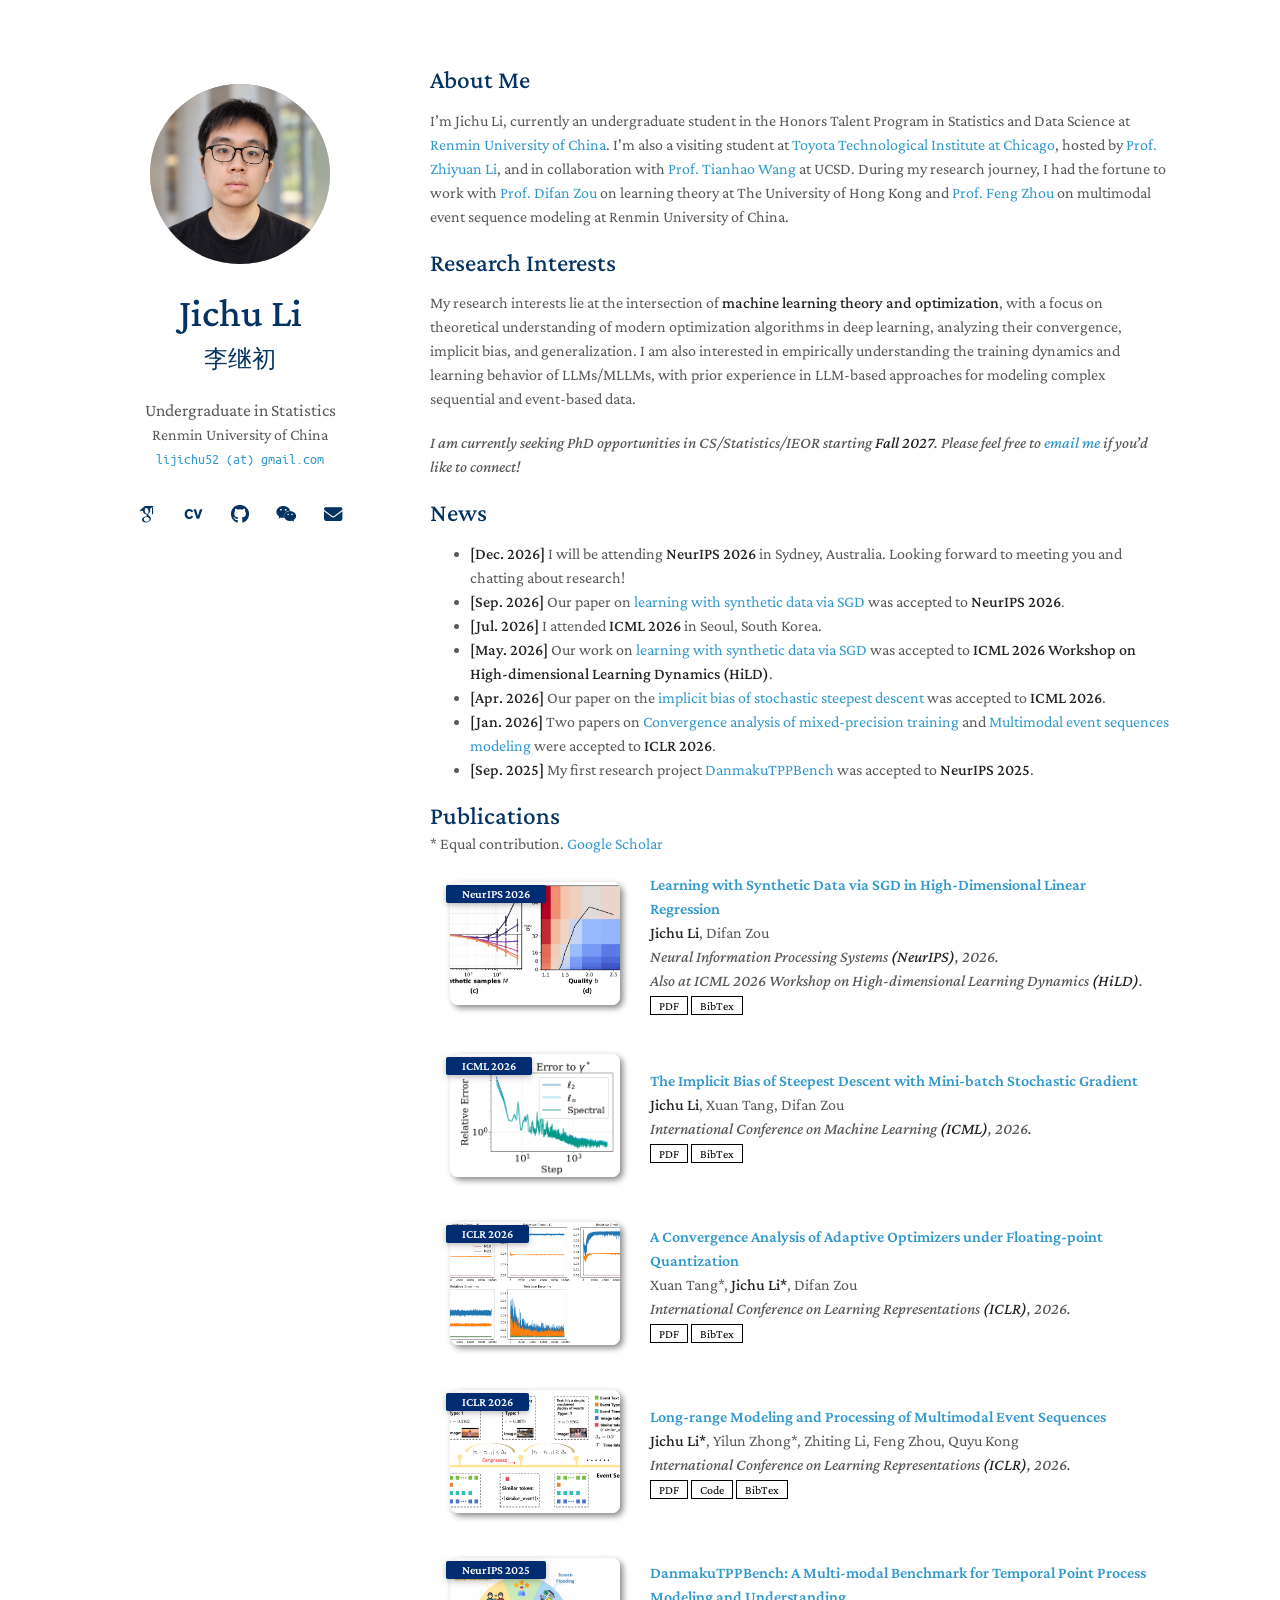
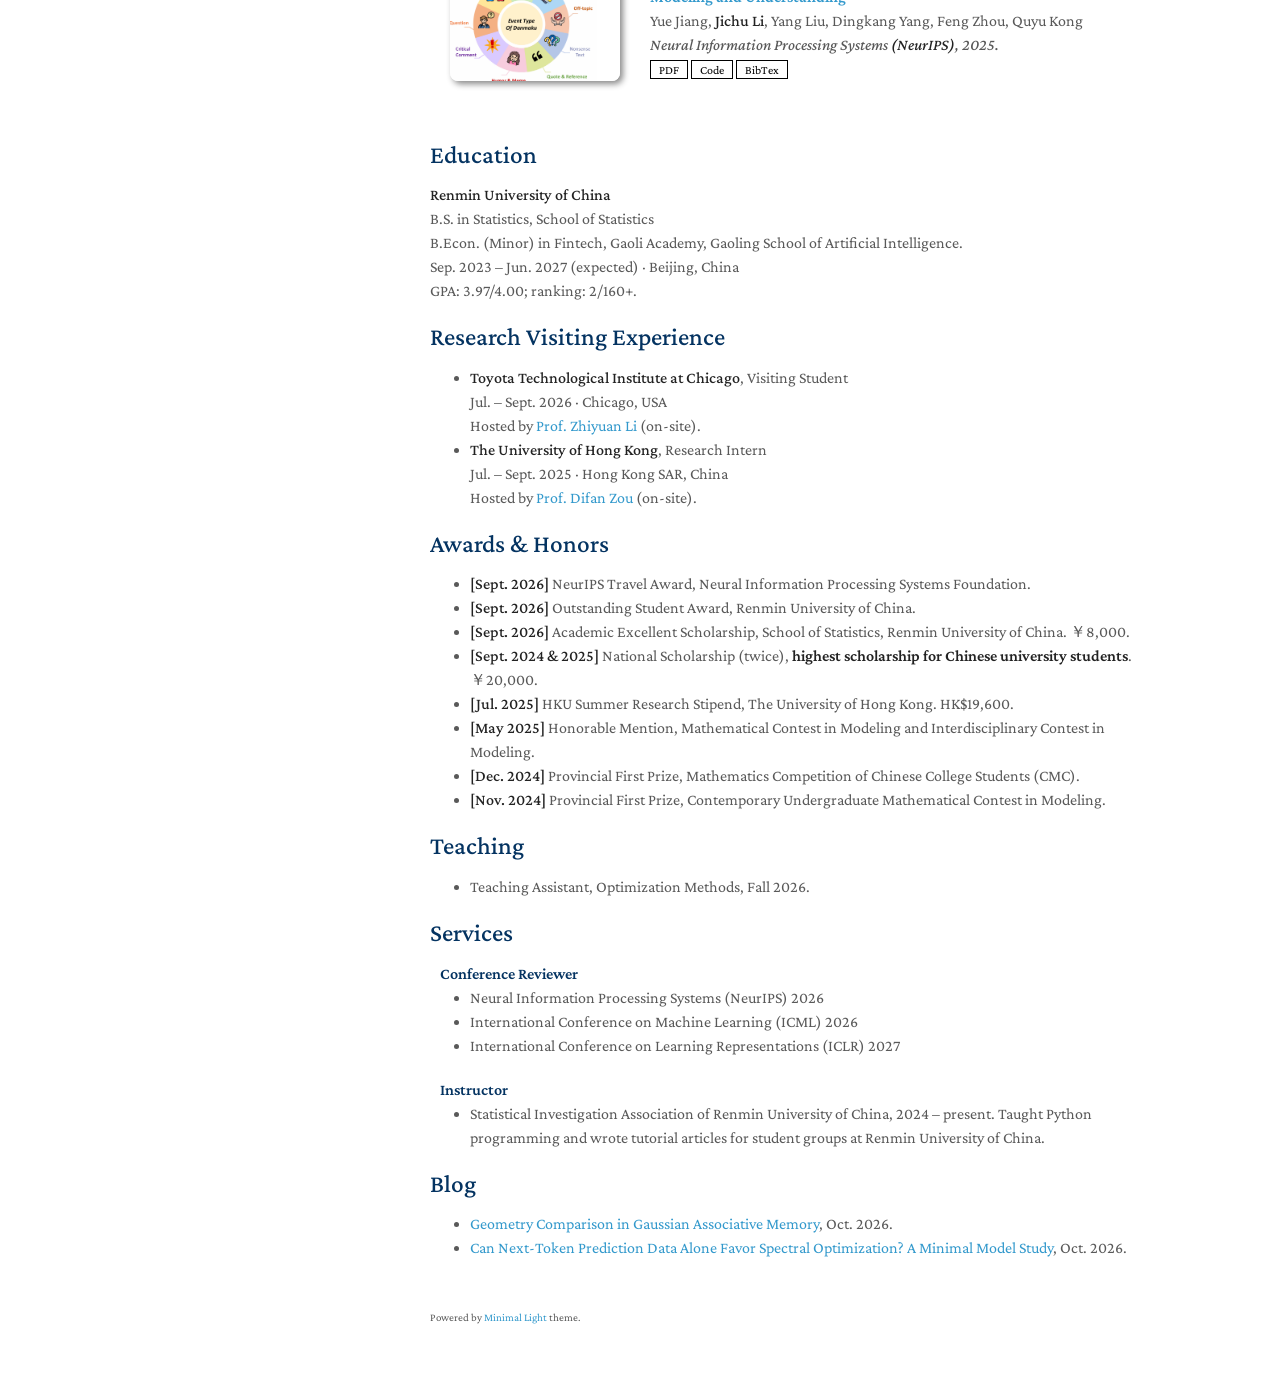
<file: index.html>
<!DOCTYPE html>
<html lang="en-US">
  <head>
    <title>Jichu Li | Renmin University of China</title>
    <meta charset="UTF-8">
    <meta http-equiv="X-UA-Compatible" content="IE=edge">
    <meta name="viewport" content="width=device-width, initial-scale=1">
    <meta name="description" content="Jichu Li (李继初), undergraduate at Renmin University of China. Research in machine learning theory, optimization, and the training dynamics of large language models.">
    <meta name="keywords" content="Jichu Li, 李继初, machine learning theory, optimization">
    <meta property="og:title" content="Jichu Li | Academic Homepage">
    <meta property="og:description" content="Machine learning theory, optimization, and the learning dynamics of foundation models.">
    <meta property="og:type" content="website">
    <link rel="icon" href="./assets/img/favicon.svg" type="image/svg+xml">
    <link rel="stylesheet" href="./assets/vendor/academicons/css/academicons.min.css">
    <link rel="stylesheet" href="./assets/vendor/fontawesome/css/all.min.css">
    <link rel="stylesheet" href="./assets/css/font.css">
    <link rel="stylesheet" href="./assets/css/style.css">
    <link rel="stylesheet" href="./assets/css/publications.css">
    <link rel="stylesheet" href="./assets/css/custom.css">
  </head>
  <body>
    <div class="wrapper">
      <header aria-label="Profile and contact">
        <a class="image avatar" href="./index.html#about-me" aria-label="About Jichu Li"><img src="./assets/img/avatar-glasses.png" alt="Jichu Li" fetchpriority="high" width="1122" height="1402"></a>
        <h1>Jichu Li<span class="chinese-name" lang="zh">李继初</span></h1>
        <position style="font-size:1.10rem;">Undergraduate in Statistics</position>
        <br>
        <a href="https://www.ruc.edu.cn/" rel="noopener"><autocolor>Renmin University of China</autocolor></a>
        <br>
        <a href="mailto:lijichu52@gmail.com"><email>lijichu52 (at) gmail.com</email></a>
        <br>
        <br>
        <div class="social-icons">
          <a style="margin: 0 5px 0 0" href="https://scholar.google.com/citations?user=hY3QvysAAAAJ&amp;hl=en" aria-label="Google Scholar" title="Google Scholar"><i class="ai ai-google-scholar" style="font-size:1.2rem" aria-hidden="true"></i></a>
          <a style="margin: 0 5px 0 0" href="./assets/files/CV_Jichu.pdf" aria-label="Curriculum Vitae" title="Curriculum Vitae"><i class="ai ai-cv" style="font-size:1.3rem;" aria-hidden="true"></i></a>
          <a style="margin: 0 5px 0 0" href="https://github.com/JichuLi" aria-label="GitHub" title="GitHub"><i class="fab fa-github" aria-hidden="true"></i></a>
          <a style="margin: 0 5px 0 0" href="./assets/img/WeChat.jpg" aria-label="WeChat QR code" title="WeChat"><i class="fab fa-weixin" aria-hidden="true"></i></a>
          <a style="margin: 0" href="mailto:lijichu52@gmail.com" aria-label="Email" title="Email"><i class="fas fa-envelope" aria-hidden="true"></i></a>
        </div>
        <br>
      </header>
      <section aria-label="Academic profile">
        <h2 id="about-me">About Me</h2>
        <p>I’m Jichu Li, currently an undergraduate student in the Honors Talent Program in Statistics and Data Science at <a href="https://www.ruc.edu.cn/">Renmin University of China</a>. I'm also a visiting student at <a href="https://www.ttic.edu/">Toyota Technological Institute at Chicago</a>, hosted by <a href="https://zhiyuanli.ttic.edu/">Prof. Zhiyuan Li</a>, and in collaboration with <a href="https://tiiao.github.io/">Prof. Tianhao Wang</a> at UCSD. During my research journey, I had the fortune to work with <a href="https://difanzou.github.io/">Prof. Difan Zou</a> on learning theory at The University of Hong Kong and <a href="https://zhoufeng6288.github.io/index.html">Prof. Feng Zhou</a> on multimodal event sequence modeling at Renmin University of China.</p>

        <h2 id="research-interests">Research Interests</h2>
        <p>My research interests lie at the intersection of <strong>machine learning theory and optimization</strong>, with a focus on theoretical understanding of modern optimization algorithms in deep learning, analyzing their convergence, implicit bias, and generalization. I am also interested in empirically understanding the training dynamics and learning behavior of LLMs/MLLMs, with prior experience in LLM-based approaches for modeling complex sequential and event-based data.</p>
        <p><em>I am currently seeking PhD opportunities in CS/Statistics/IEOR starting <strong>Fall 2027</strong>. Please feel free to <a href="mailto:lijichu52@gmail.com">email me</a> if you’d like to connect!</em></p>

        <h2 id="news">News</h2>
        <!-- Acceptance months follow the official conference notification calendars; see README.md. -->
        <ul>
          <li><strong>[Dec. 2026]</strong> I will be attending <a href="https://neurips.cc/Conferences/2026"><strong>NeurIPS 2026</strong></a> in Sydney, Australia. Looking forward to meeting you and chatting about research!</li>
          <li><strong>[Sep. 2026]</strong> Our paper on <a href="./index.html#pub-synthetic-data">learning with synthetic data via SGD</a> was accepted to <strong>NeurIPS 2026</strong>.</li>
          <li><strong>[Jul. 2026]</strong> I attended <a href="https://icml.cc/Conferences/2026"><strong>ICML 2026</strong></a> in Seoul, South Korea.</li>
          <li><strong>[May. 2026]</strong> Our work on <a href="./index.html#pub-synthetic-data">learning with synthetic data via SGD</a> was accepted to <strong>ICML 2026 Workshop on High-dimensional Learning Dynamics (HiLD)</strong>.</li>
          <li><strong>[Apr. 2026]</strong> Our paper on the <a href="./index.html#pub-implicit-bias">implicit bias of stochastic steepest descent</a> was accepted to <strong>ICML 2026</strong>.</li>
          <li><strong>[Jan. 2026]</strong> Two papers on <a href="./index.html#pub-quantization">Convergence analysis of mixed-precision training</a> and <a href="./index.html#pub-multimodal-events">Multimodal event sequences modeling</a> were accepted to <strong>ICLR 2026</strong>.</li>
          <li><strong>[Sep. 2025]</strong> My first research project <a href="./index.html#pub-danmaku">DanmakuTPPBench</a> was accepted to <strong>NeurIPS 2025</strong>.</li>
        </ul>

        <h2 id="publications" style="margin: 2px 0px 0px;">Publications</h2>
        <p style="margin: 2px 0px -15px;">* Equal contribution. <a href="https://scholar.google.com/citations?user=hY3QvysAAAAJ&amp;hl=en">Google Scholar</a></p>
        <div class="publications">
          <ol class="bibliography">
            <li id="pub-synthetic-data">
              <div class="pub-row">
                <div class="col-sm-3 abbr" style="position: relative;padding-right: 15px;padding-left: 15px;">
                  <img src="./assets/img/synthetic-data.png" class="teaser img-fluid z-depth-1" alt="Simulation results comparing mixed and two-stage training with synthetic data" loading="lazy">
                  <abbr class="badge">NeurIPS 2026</abbr>
                </div>
                <div class="col-sm-9" style="position: relative;padding-right: 15px;padding-left: 20px;">
                  <div class="title"><a href="https://arxiv.org/abs/2609.09572">Learning with Synthetic Data via SGD in High-Dimensional Linear Regression</a></div>
                  <div class="author"><strong>Jichu Li</strong>, Difan Zou</div>
                  <div class="periodical"><em>Neural Information Processing Systems <strong>(NeurIPS)</strong>, 2026.</em><br><em>Also at ICML 2026 Workshop on High-dimensional Learning Dynamics <strong>(HiLD)</strong>.</em></div>
                  <div class="links">
                    <a href="https://arxiv.org/pdf/2609.09572" class="btn btn-sm z-depth-0" target="_blank" rel="noopener" style="font-size:12px;">PDF</a>
                    <a href="./assets/bibtex/synthetic-data.txt" class="btn btn-sm z-depth-0" target="_blank" rel="noopener" style="font-size:12px;">BibTex</a>
                  </div>
                </div>
              </div>
            </li>
            <br>
            <li id="pub-implicit-bias">
              <div class="pub-row">
                <div class="col-sm-3 abbr" style="position: relative;padding-right: 15px;padding-left: 15px;">
                  <img src="./assets/img/implicit-bias.png" class="teaser img-fluid z-depth-1" alt="Experiments on the implicit bias of stochastic steepest descent" loading="lazy">
                  <abbr class="badge">ICML 2026</abbr>
                </div>
                <div class="col-sm-9" style="position: relative;padding-right: 15px;padding-left: 20px;">
                  <div class="title"><a href="https://arxiv.org/abs/2602.11557">The Implicit Bias of Steepest Descent with Mini-batch Stochastic Gradient</a></div>
                  <div class="author"><strong>Jichu Li</strong>, Xuan Tang, Difan Zou</div>
                  <div class="periodical"><em>International Conference on Machine Learning <strong>(ICML)</strong>, 2026.</em></div>
                  <div class="links">
                    <a href="https://arxiv.org/pdf/2602.11557" class="btn btn-sm z-depth-0" target="_blank" rel="noopener" style="font-size:12px;">PDF</a>
                    <a href="./assets/bibtex/implicit-bias.txt" class="btn btn-sm z-depth-0" target="_blank" rel="noopener" style="font-size:12px;">BibTex</a>
                  </div>
                </div>
              </div>
            </li>
            <br>
            <li id="pub-quantization">
              <div class="pub-row">
                <div class="col-sm-3 abbr" style="position: relative;padding-right: 15px;padding-left: 15px;">
                  <img src="./assets/img/quantization.png" class="teaser img-fluid z-depth-1" alt="Muon experiments under floating-point quantization" loading="lazy">
                  <abbr class="badge">ICLR 2026</abbr>
                </div>
                <div class="col-sm-9" style="position: relative;padding-right: 15px;padding-left: 20px;">
                  <div class="title"><a href="https://arxiv.org/abs/2510.21314">A Convergence Analysis of Adaptive Optimizers under Floating-point Quantization</a></div>
                  <div class="author">Xuan Tang*, <strong>Jichu Li*</strong>, Difan Zou</div>
                  <div class="periodical"><em>International Conference on Learning Representations <strong>(ICLR)</strong>, 2026.</em></div>
                  <div class="links">
                    <a href="https://arxiv.org/pdf/2510.21314" class="btn btn-sm z-depth-0" target="_blank" rel="noopener" style="font-size:12px;">PDF</a>
                    <a href="./assets/bibtex/quantization.txt" class="btn btn-sm z-depth-0" target="_blank" rel="noopener" style="font-size:12px;">BibTex</a>
                  </div>
                </div>
              </div>
            </li>
            <br>
            <li id="pub-multimodal-events">
              <div class="pub-row">
                <div class="col-sm-3 abbr" style="position: relative;padding-right: 15px;padding-left: 15px;">
                  <img src="./assets/img/multimodal-events.png" class="teaser img-fluid z-depth-1" alt="Framework for long-range multimodal event sequence modeling" loading="lazy">
                  <abbr class="badge">ICLR 2026</abbr>
                </div>
                <div class="col-sm-9" style="position: relative;padding-right: 15px;padding-left: 20px;">
                  <div class="title"><a href="https://arxiv.org/abs/2602.01125">Long-range Modeling and Processing of Multimodal Event Sequences</a></div>
                  <div class="author"><strong>Jichu Li*</strong>, Yilun Zhong*, Zhiting Li, Feng Zhou, Quyu Kong</div>
                  <div class="periodical"><em>International Conference on Learning Representations <strong>(ICLR)</strong>, 2026.</em></div>
                  <div class="links">
                    <a href="https://arxiv.org/pdf/2602.01125" class="btn btn-sm z-depth-0" target="_blank" rel="noopener" style="font-size:12px;">PDF</a>
                    <a href="https://github.com/JichuLi/MM-TPP" class="btn btn-sm z-depth-0" target="_blank" rel="noopener" style="font-size:12px;">Code</a>
                    <a href="./assets/bibtex/multimodal-events.txt" class="btn btn-sm z-depth-0" target="_blank" rel="noopener" style="font-size:12px;">BibTex</a>
                  </div>
                </div>
              </div>
            </li>
            <br>
            <li id="pub-danmaku">
              <div class="pub-row">
                <div class="col-sm-3 abbr" style="position: relative;padding-right: 15px;padding-left: 15px;">
                  <img src="./assets/img/danmaku.png" class="teaser img-fluid z-depth-1" alt="DanmakuTPPBench multimodal temporal point process data and event types" loading="lazy">
                  <abbr class="badge">NeurIPS 2025</abbr>
                </div>
                <div class="col-sm-9" style="position: relative;padding-right: 15px;padding-left: 20px;">
                  <div class="title"><a href="https://arxiv.org/abs/2505.18411">DanmakuTPPBench: A Multi-modal Benchmark for Temporal Point Process Modeling and Understanding</a></div>
                  <div class="author">Yue Jiang, <strong>Jichu Li</strong>, Yang Liu, Dingkang Yang, Feng Zhou, Quyu Kong</div>
                  <div class="periodical"><em>Neural Information Processing Systems <strong>(NeurIPS)</strong>, 2025.</em></div>
                  <div class="links">
                    <a href="https://arxiv.org/pdf/2505.18411" class="btn btn-sm z-depth-0" target="_blank" rel="noopener" style="font-size:12px;">PDF</a>
                    <a href="https://github.com/FRENKIE-CHIANG/DanmakuTPPBench" class="btn btn-sm z-depth-0" target="_blank" rel="noopener" style="font-size:12px;">Code</a>
                    <a href="./assets/bibtex/danmaku.txt" class="btn btn-sm z-depth-0" target="_blank" rel="noopener" style="font-size:12px;">BibTex</a>
                  </div>
                </div>
              </div>
            </li>
            <br>
          </ol>
        </div>

        <h2 id="education">Education</h2>
        <p><strong>Renmin University of China</strong><br>
          <span class="degree-line">B.S. in Statistics, School of Statistics</span><br>
          <span class="degree-line">B.Econ. (Minor) in Fintech, Gaoli Academy, Gaoling School of Artificial Intelligence.</span><br>
          Sep. 2023 – Jun. 2027 (expected) · Beijing, China<br>
          GPA: 3.97/4.00; ranking: 2/160+.</p>

        <h2 id="experience">Research Visiting Experience</h2>
        <ul>
          <li><strong>Toyota Technological Institute at Chicago</strong>, Visiting Student<br>Jul. – Sept. 2026 · Chicago, USA<br>Hosted by <a href="https://zhiyuanli.ttic.edu/">Prof. Zhiyuan Li</a> (on-site).</li>
          <li><strong>The University of Hong Kong</strong>, Research Intern<br>Jul. – Sept. 2025 · Hong Kong SAR, China<br>Hosted by <a href="https://difanzou.github.io/">Prof. Difan Zou</a> (on-site).</li>
        </ul>

        <h2 id="awards">Awards &amp; Honors</h2>
        <ul>
          <li><strong>[Sept. 2026]</strong> NeurIPS Travel Award, Neural Information Processing Systems Foundation.</li>
          <li><strong>[Sept. 2026]</strong> Outstanding Student Award, Renmin University of China.</li>
          <li><strong>[Sept. 2026]</strong> Academic Excellent Scholarship, School of Statistics, Renmin University of China. ￥8,000.</li>
          <li><strong>[Sept. 2024 &amp; 2025]</strong> National Scholarship (twice), <strong class="award-highlight">highest scholarship for Chinese university students</strong>. ￥20,000.</li>
          <li><strong>[Jul. 2025]</strong> HKU Summer Research Stipend, The University of Hong Kong. HK$19,600.</li>
          <li><strong>[May 2025]</strong> Honorable Mention, Mathematical Contest in Modeling and Interdisciplinary Contest in Modeling.</li>
          <li><strong>[Dec. 2024]</strong> Provincial First Prize, Mathematics Competition of Chinese College Students (CMC).</li>
          <li><strong>[Nov. 2024]</strong> Provincial First Prize, Contemporary Undergraduate Mathematical Contest in Modeling.</li>
        </ul>

        <h2 id="teaching">Teaching</h2>
        <ul>
          <li>Teaching Assistant, Optimization Methods, Fall 2026.</li>
        </ul>

        <h2 id="services">Services</h2>
        <h4 style="margin:0 10px 0;">Conference Reviewer</h4>
        <ul style="margin:0 0 20px;">
          <li><a href="https://neurips.cc/Conferences/2026"><autocolor>Neural Information Processing Systems (NeurIPS) 2026</autocolor></a></li>
          <li><a href="https://icml.cc/Conferences/2026"><autocolor>International Conference on Machine Learning (ICML) 2026</autocolor></a></li>
          <li><a href="https://iclr.cc/Conferences/2027"><autocolor>International Conference on Learning Representations (ICLR) 2027</autocolor></a></li>
        </ul>
        <h4 style="margin:0 10px 0;">Instructor</h4>
        <ul style="margin:0 0 20px;">
          <li>Statistical Investigation Association of Renmin University of China, 2024 – present. Taught Python programming and wrote tutorial articles for student groups at Renmin University of China.</li>
        </ul>

        <h2 id="blog">Blog</h2>
        <ul>
          <li><a href="https://nonchalant-consonant-85a.notion.site/Geometry-Comparison-in-Gaussian-Associative-Memory-c329f3d590fc82caa53381d2f8c1b135?pvs=74">Geometry Comparison in Gaussian Associative Memory</a>, Oct. 2026.</li>
          <li><a href="https://nonchalant-consonant-85a.notion.site/Can-Next-Token-Prediction-Data-Alone-Favor-Spectral-Optimization-3f89f3d590fc8096be05cf687dd85692">Can Next-Token Prediction Data Alone Favor Spectral Optimization? A Minimal Model Study</a>, Oct. 2026.</li>
        </ul>
        <br>
        <p><small>Powered by <a href="https://github.com/yaoyao-liu/minimal-light" target="_blank" rel="noopener">Minimal Light</a> theme.</small></p>
      </section>
      <footer></footer>
    </div>
  </body>
</html>
</file>
<file: assets/css/font.css>
@import url('../fonts/font-family-0.css');
@import url('../fonts/font-family-1.css');

body {
  background-color: #fff;
  padding:0px;
  font: 16.0px/1.5 Crimson Pro, serif; 
  color:#595959;
  font-weight:400;
  margin:0
}
</file>
<file: assets/css/style.css>
.pub-row {
  display: flex;
  align-items: center; }

.social-icons a {
  display: inline-block;
  height: 2.4rem;
  width: 2.4rem;
  background-color: transparent;
  color: #043361 !important;
  border-radius: 100%;
  text-align: center;
  font-size: 1.15rem;
  line-height: 2.5rem;
  margin-right: 1rem; }

@media (prefers-color-scheme: dark) {
  .social-icons a {
    color: #3eb7f0 !important; } }
.social-icons a:last-child {
  margin-right: 0; }

.social-icons a:hover {
  background-color: white;
  color: black;
  transform: scale(1.2); }

/*
.social-icons a:after {
    content: '';
    display: block;
    margin: 0px;
    height: 1px;
    width: 0px;
    background: transparent;
    transition: width .5s ease, background-color .5s ease;
  }
  .social-icons a:hover:after {
    width: 100%;
    background: #337ab7;
  }
 */
@media (prefers-color-scheme: dark) {
  .social-icons a:last-child {
    margin-right: 0; }

  .social-icons a:hover {
    background-color: #20212b;
    color: black;
    transform: scale(1.2); }

  /*
  .social-icons a:after {
      content: '';
      display: block;
      margin: 0px;
      height: 1px;
      width: 0px;
      background: transparent;
      transition: width .5s ease, background-color .5s ease;
    }
  .social-icons a:hover:after {
      width: 100%;
      background: #a0b0ff;
    }
  */ }
.icon-button {
  background-color: white;
  border-radius: 3.6rem;
  cursor: pointer;
  display: inline-block;
  font-size: 2.0rem;
  height: 3.6rem;
  line-height: 3.6rem;
  margin: 0 5px;
  position: relative;
  text-align: center;
  -webkit-user-select: none;
  -moz-user-select: none;
  -ms-user-select: none;
  user-select: none;
  width: 3.6rem; }

.icon-button span {
  border-radius: 0;
  display: block;
  height: 0;
  left: 50%;
  margin: 0;
  position: absolute;
  top: 50%;
  -webkit-transition: all 0.3s;
  -moz-transition: all 0.3s;
  -o-transition: all 0.3s;
  transition: all 0.3s;
  width: 0; }

.icon-button:hover span {
  width: 3.6rem;
  height: 3.6rem;
  border-radius: 3.6rem;
  margin: -1.8rem; }

.twitter span {
  background-color: #4099ff; }

.facebook span {
  background-color: #4286f4; }

.linkedin span {
  background-color: #0077B5; }

.github span {
  background-color: #000; }

email {
  font-size: 14px;
  font-family: "Ubuntu Mono"; }

.icon-button i {
  background: none;
  color: white;
  height: 3.6rem;
  left: 0;
  line-height: 3.6rem;
  position: absolute;
  top: 0;
  -webkit-transition: all 0.3s;
  -moz-transition: all 0.3s;
  -o-transition: all 0.3s;
  transition: all 0.3s;
  width: 3.6rem;
  z-index: 10; }

.icon-button .icon-twitter {
  color: #4099ff; }

.icon-button .icon-facebook {
  color: #4286f4; }

.icon-button .icon-github {
  color: #000; }

.icon-button .icon-linkedin {
  color: #0077B5; }

.icon-button:hover .icon-twitter, .icon-button:hover .icon-facebook, .icon-button:hover .icon-github, .icon-button:hover .icon-linkedin {
  color: white; }

autocolor {
  color: #595959; }

lightonly {
  visibility: visible; }

darkonly {
  visibility: hidden; }

education {
  font-weight: 500;
  font-size: 115%; }

papertitle {
  font-weight: 600;
  font-size: 100%; }

@media (prefers-color-scheme: dark) {
  body {
    background-color: #20212b;
    color: #dadbdf; }

  autocolor {
    color: #dadbdf; }

  lightonly {
    visibility: hidden; }

  darkonly {
    visibility: visible; }

  papertitle {
    color: #eeeff0; } }
.image {
  border-radius: 0.35em;
  border: 0;
  display: inline-block;
  position: relative; }

.image:before {
  -moz-transition: opacity 0.2s ease-in-out;
  -webkit-transition: opacity 0.2s ease-in-out;
  -ms-transition: opacity 0.2s ease-in-out;
  transition: opacity 0.2s ease-in-out;
  border-radius: 0.35em;
  content: '';
  display: block;
  height: 100%;
  left: 0;
  opacity: 0.5;
  position: absolute;
  top: 0;
  width: 100%; }

.image.avatar {
  border-radius: 100%; }

.image.avatar:before {
  display: none; }

.image.avatar img {
  border-radius: 100%;
  width: 45%;
  padding: 20px; }

#header .image.avatar {
  margin: 0 0 1em 0;
  width: 8.00em; }

h3, h4, h5, h6 {
  font-weight: 600;
  color: #043361;
  margin: 0 0 20px; }

h1 {
  font-weight: 500;
  color: #043361;
  margin: 0 0 20px; }

h2 {
  color: #043361;
  font-weight: 500;
  margin: 2px 0px 15px;
  font-size: 157%; }

@media (prefers-color-scheme: dark) {
  h1, h3, h4, h5, h6 {
    color: #3eb7f0; }

  h2 {
    color: #3eb7f0; } }
p, ul, ol, table, pre, dl {
  margin: 0 0 20px; }

h1, h2, h3 {
  line-height: 1.1; }

h1 {
  font-size: 28px; }

a {
  color: #39c;
  text-decoration: none; }

a:hover {
  color: #069; }

@media (prefers-color-scheme: dark) {
  a {
    color: #3eb7f0; } }
a small {
  font-size: 11px;
  color: #777;
  margin-top: -0.3em;
  display: block; }

a:hover small {
  color: #777; }

.wrapper {
  width: 960px;
  margin: 0 auto; }

blockquote {
  border-left: 1px solid #e5e5e5;
  margin: 0;
  padding: 0 0 0 20px;
  font-style: italic; }

code, pre {
  font-family: Monaco, Bitstream Vera Sans Mono, Lucida Console, Terminal, Consolas, Liberation Mono, DejaVu Sans Mono, Courier New, monospace;
  color: #333; }

pre {
  max-width: 500px;
  padding: 8px 15px;
  background: #f8f8f8;
  border-radius: 5px;
  border: 1px solid #e5e5e5;
  overflow-x: auto; }

table {
  width: 100%;
  border-collapse: collapse; }

th, td {
  text-align: left;
  padding: 5px 10px;
  border-bottom: 1px solid #e5e5e5; }

dt {
  color: #444;
  font-weight: 500; }

th {
  color: #444; }

@media (prefers-color-scheme: dark) {
  th {
    color: #3eb7f0; }

  dt {
    color: #3eb7f0; } }
img {
  max-width: 100%; }

header {
  width: 232px;
  float: left;
  position: fixed;
  -webkit-font-smoothing: subpixel-antialiased;
  padding-top: 4.0em;
  text-align: center; }

header ul {
  list-style: none;
  height: 40px;
  padding: 0;
  background: #f4f4f4;
  border-radius: 5px;
  border: 1px solid #e0e0e0;
  width: 270px; }

header li {
  width: 89px;
  float: left;
  border-right: 1px solid #e0e0e0;
  height: 40px; }

header li:first-child a {
  border-radius: 5px 0 0 5px; }

header li:last-child a {
  border-radius: 0 5px 5px 0; }

header ul a {
  line-height: 1;
  font-size: 11px;
  color: #999;
  display: block;
  text-align: center;
  padding-top: 6px;
  height: 34px; }

header ul a:hover {
  color: #999; }

header ul a:active {
  background-color: #f0f0f0; }

strong {
  color: #222;
  font-weight: 500; }

@media (prefers-color-scheme: dark) {
  strong {
    color: #eeeff0; } }
header ul li + li + li {
  border-right: none;
  width: 89px; }

header ul a strong {
  font-size: 14px;
  display: block;
  color: #222; }

section {
  width: 650px;
  float: right;
  padding-top: 4.0em;
  padding-bottom: 50px; }

small {
  font-size: 11px; }

hr {
  border: 0;
  background: #e5e5e5;
  height: 1px;
  margin: 0 0 20px; }

footer {
  width: 232px;
  float: left;
  position: fixed;
  bottom: 30px;
  -webkit-font-smoothing: subpixel-antialiased;
  text-align: center; }

@media print, screen and (max-width: 960px) {
  .pub-row {
    display: flex;
    align-items: center; }

  div.wrapper {
    width: auto;
    margin: 0; }

  header, section, footer {
    float: none;
    position: static;
    width: auto; }

  header {
    padding-right: 320px; }

  section {
    border: 1px solid #e5e5e5;
    border-width: 1px 0;
    padding: 20px 0;
    margin: 0 0 20px; }

  header a small {
    display: inline; }

  header ul {
    position: absolute;
    right: 50px;
    top: 52px; }

  .image.avatar img {
    border-radius: 100%;
    width: 117px;
    padding: 20px; }

  #head1o2 {
    visibility: hidden; }

  #head2o2 {
    visibility: hidden; } }
@media print, screen and (max-width: 960px) {
  body {
    word-wrap: break-word;
    padding: 15px; }

  .pub-row {
    display: flex;
    align-items: center; }

  header {
    padding: 0; }

  pre, code {
    word-wrap: normal; } }
@media print, screen and (max-width: 480px) {
  .pub-row {
    display: block;
    align-items: center; }

  body {
    padding: 15px; }

  header ul {
    width: 99%; }

  header li, header ul li + li + li {
    width: 33%; }

  .image.avatar img {
    border-radius: 100%;
    width: 95px;
    padding: 20px; }

  #head1o2 {
    visibility: hidden; }

  #head2o2 {
    visibility: hidden; } }
@media print {
  body {
    padding: 0.4in;
    font-size: 12pt;
    color: #444; } }
.biblink {
  text-decoration: none;
  display: inline;
  margin-right: 0px; }

.fakelink {
  text-decoration: none;
  cursor: pointer; }

.bibref {
  font-size: 70%;
  margin-top: 10px;
  margin-left: 0px;
  display: none;
  font-family: monospace; }
</file>
<file: assets/css/publications.css>
.badge {
    display: inline-block;
    padding: 0.25em 0.4em;
    font-size: 75%;
    font-weight: 700;
    line-height: 1;
    text-align: center;
    white-space: nowrap;
    vertical-align: baseline;
    border-radius: 0.25rem;
    transition: color .15s ease-in-out,background-color .15s ease-in-out,border-color .15s ease-in-out,box-shadow .15s ease-in-out;
}

.badge {
    color: #fff !important;
    border-radius: 0.125rem;
    -webkit-box-shadow: 0 2px 5px 0 rgb(0 0 0 / 16%), 0 2px 10px 0 rgb(0 0 0 / 12%);
    box-shadow: 0 2px 5px 0 rgb(0 0 0 / 16%), 0 2px 10px 0 rgb(0 0 0 / 12%);
}

:root { --global-bg-color: #ffffff; --global-code-bg-color: rgba(181, 9, 172, 0.05); --global-text-color: #000000; --global-text-color-light: #828282; --global-theme-color: #002D72; --global-hover-color: #ffb81c; --global-footer-bg-color: #1c1c1c; --global-footer-text-color: #e8e8e8; --global-footer-link-color: #ffffff; --global-distill-app-color: #828282; }

@media (prefers-color-scheme: dark) { :root { --global-theme-color: rgb(36, 150, 203);}}

blockquote { background: var(--global-bg-color); border-left: 2px solid var(--global-theme-color); margin: 1.5em 10px; padding: 0.5em 10px; font-size: 1.2rem; }

@media print, screen and (min-width: 480px) {.col-sm-9 {width: 100%;}}

.publications { margin-top: 2rem; }

.publications h1 { color: var(--global-theme-color); font-size: 2rem; text-align: center; margin-top: 1em; margin-bottom: 1em; }

.publications h2 { margin-bottom: 1rem; }

.publications h2 span { font-size: 1.5rem; }

.publications h2.year { color: #e8e8e8; border-top: 1px solid #e8e8e8; margin-top: 2rem; margin-bottom: 0rem; text-align: right; }

.publications ol.bibliography { list-style: none; padding: 0; margin-top: 0; }

.publications ol.bibliography li { min-height: 110px; margin-bottom: 0.5rem; }

.publications ol.bibliography li .abbr { height: 8rem; margin-bottom: 0.5rem; }

.publications ol.bibliography li .abbr abbr { display: inline-block; background-color: var(--global-theme-color); padding-left: 1rem; padding-right: 1rem; position: absolute; top: 8px; left: 16px; }

.publications ol.bibliography li .abbr abbr a { color: white; }

.publications ol.bibliography li .abbr abbr a:hover { text-decoration: none; }

.publications ol.bibliography li .abbr .award { color: var(--global-theme-color) !important; border: 1px solid var(--global-theme-color); }

.publications ol.bibliography li .title { font-weight: bolder; }

.publications ol.bibliography li .author a { border-bottom: 1px var(--global-theme-color); }

.publications ol.bibliography li .author a:hover { border-bottom-style: solid; text-decoration: none; }

.publications ol.bibliography li .author > em { border-bottom: 1px solid; font-style: normal; }

.publications ol.bibliography li .links a.btn { color: #000000; border: 1px solid #000000; padding-left: 0.5rem; padding-right: 0.5rem; padding-top: 0.1rem; padding-bottom: 0.1rem; }

@media (prefers-color-scheme: dark) {
.publications ol.bibliography li .links a.btn { color: #FFFFFF; border: 1px solid #FFFFFF; padding-left: 0.5rem; padding-right: 0.5rem; padding-top: 0.1rem; padding-bottom: 0.1rem; }

  }

.publications ol.bibliography li .links a.btn:hover { color: var(--global-theme-color); border-color: var(--global-theme-color); }

.publications ol.bibliography li .hidden { font-size: 0.875rem; max-height: 0px; overflow: hidden; text-align: justify; -webkit-transition: 0.15s ease; -moz-transition: 0.15s ease; -ms-transition: 0.15s ease; -o-transition: 0.15s ease; transition: all 0.15s ease; }

.publications ol.bibliography li .hidden p { line-height: 1.4em; margin: 10px; }

.publications ol.bibliography li .hidden pre { font-size: 1em; line-height: 1.4em; padding: 10px; }

.publications ol.bibliography li .hidden.open { max-height: 100em; -webkit-transition: 0.15s ease; -moz-transition: 0.15s ease; -ms-transition: 0.15s ease; -o-transition: 0.15s ease; transition: all 0.15s ease; }

.publications ol.bibliography li div.abstract.hidden { border: dashed 1px var(--global-bg-color); }

.publications ol.bibliography li div.abstract.hidden.open { border-color: var(--global-text-color); }

.publications ol.bibliography li .teaser { border-radius: 8px; box-shadow: 3px 3px 6px #888; height: 123px; width: 270px; margin-top: 5px; margin-left: 5px; margin-bottom: 5px; object-fit: cover; }
</file>
<file: assets/css/custom.css>
/* Personal proportions, on top of the original Minimal Light styles. */
header .image.avatar {
  width: 180px;
  aspect-ratio: 1;
  margin: 20px 0 4px;
  overflow: hidden;
  background: #b1b2af;
}

/* Extend the photo's soft background while keeping the original portrait intact. */
header .image.avatar::before {
  display: block;
  border-radius: inherit;
  opacity: 1;
  background: url("../img/avatar-glasses.png") center top / cover;
  filter: blur(10px);
  transform: scale(1.15);
}

header .image.avatar img {
  display: block;
  position: absolute;
  top: -1%;
  left: 7%;
  width: 86%;
  height: auto;
  padding: 0;
  border-radius: 0;
  -webkit-mask-image: linear-gradient(to right, transparent, #000 5%, #000 95%, transparent);
  mask-image: linear-gradient(to right, transparent, #000 5%, #000 95%, transparent);
}

.award-highlight {
  font-weight: 600;
}

header h1 {
  margin: 16px 0 20px;
  font-size: 40px;
  line-height: 1.1;
}

header .chinese-name {
  display: block;
  margin-top: 6px;
  font-size: 24px;
  font-weight: 400;
  line-height: 1.5;
}

@media screen and (min-width: 961px) {
  div.wrapper {
    width: min(1060px, calc(100% - 64px));
  }

  header,
  footer {
    width: 260px;
  }

  section {
    width: calc(100% - 320px);
  }

  .publications .pub-row > .abbr {
    box-sizing: border-box;
    flex: 0 0 200px;
  }

  .publications .pub-row > .col-sm-9 {
    flex: 1;
    min-width: 0;
    width: auto;
  }
}

@media screen and (min-width: 961px) and (max-width: 1100px) {
  header,
  footer {
    width: 240px;
  }

  section {
    width: calc(100% - 280px);
  }
}

@media screen and (max-width: 960px) {
  header .image.avatar {
    width: 160px;
  }
}

@media screen and (max-width: 480px) {
  header .image.avatar {
    width: 150px;
  }

  header h1 {
    font-size: 36px;
  }

  header .chinese-name {
    font-size: 22px;
  }
}
</file>
<file: assets/vendor/academicons/css/academicons.min.css>
.ai-ul,.fa-ul{list-style-type:none}.ai-li,.fa-li{top:.14285714em;text-align:center}.ai-fw,.ai-li,.fa-fw,.fa-li{text-align:center}.ai.fa-pull-left,.fa.fa-pull-left{margin-right:.3em}@font-face{font-family:Academicons;src:url(../fonts/academicons.eot?v=1.8.6);src:url(../fonts/academicons.eot?v=1.8.6) format('embedded-opentype'),url(../fonts/academicons.ttf?v=1.8.6) format('truetype'),url(../fonts/academicons.woff?v=1.8.6) format('woff'),url(../fonts/academicons.svg?v=1.8.6#academicons) format('svg');font-weight:400;font-style:normal}.ai{display:inline-block;font:normal normal normal 14px/1 Academicons;font-size:inherit;text-rendering:auto;-webkit-font-smoothing:antialiased;-moz-osx-font-smoothing:grayscale}.ai-lg,.fa-lg{line-height:.75em;vertical-align:-15%}.ai-academia:before{content:"\e9af"}.ai-academia-square:before{content:"\e93d"}.ai-acclaim:before{content:"\e92e"}.ai-acclaim-square:before{content:"\e93a"}.ai-acm:before{content:"\e93c"}.ai-acm-square:before{content:"\e95d"}.ai-acmdl:before{content:"\e96a"}.ai-acmdl-square:before{content:"\e9d3"}.ai-ads:before{content:"\e9cb"}.ai-ads-square:before{content:"\e94a"}.ai-arxiv:before{content:"\e974"}.ai-arxiv-square:before{content:"\e9a6"}.ai-biorxiv:before{content:"\e9a2"}.ai-biorxiv-square:before{content:"\e98b"}.ai-ceur:before{content:"\e96d"}.ai-ceur-square:before{content:"\e92f"}.ai-coursera:before{content:"\e95f"}.ai-coursera-square:before{content:"\e97f"}.ai-cv:before{content:"\e9a5"}.ai-cv-square:before{content:"\e90a"}.ai-dataverse:before{content:"\e9f7"}.ai-dataverse-square:before{content:"\e9e4"}.ai-dblp:before{content:"\e94f"}.ai-dblp-square:before{content:"\e93f"}.ai-depsy:before{content:"\e97a"}.ai-depsy-square:before{content:"\e94b"}.ai-doi:before{content:"\e97e"}.ai-doi-square:before{content:"\e98f"}.ai-dryad:before{content:"\e97c"}.ai-dryad-square:before{content:"\e98c"}.ai-figshare:before{content:"\e981"}.ai-figshare-square:before{content:"\e9e7"}.ai-google-scholar:before{content:"\e9d4"}.ai-google-scholar-square:before{content:"\e9f9"}.ai-ideas-repec:before{content:"\e9ed"}.ai-ideas-repec-square:before{content:"\e9f8"}.ai-ieee:before{content:"\e929"}.ai-ieee-square:before{content:"\e9b9"}.ai-impactstory:before{content:"\e9cf"}.ai-impactstory-square:before{content:"\e9aa"}.ai-inspire:before{content:"\e9e9"}.ai-inspire-square:before{content:"\e9fe"}.ai-lattes:before{content:"\e9b3"}.ai-lattes-square:before{content:"\e99c"}.ai-mathoverflow:before{content:"\e9f6"}.ai-mathoverflow-square:before{content:"\e97b"}.ai-mendeley:before{content:"\e9f0"}.ai-mendeley-square:before{content:"\e9f3"}.ai-open-access:before{content:"\e939"}.ai-open-access-square:before{content:"\e9f4"}.ai-orcid:before{content:"\e9d9"}.ai-orcid-square:before{content:"\e9c3"}.ai-osf:before{content:"\e9ef"}.ai-osf-square:before{content:"\e931"}.ai-overleaf:before{content:"\e914"}.ai-overleaf-square:before{content:"\e98d"}.ai-philpapers:before{content:"\e98a"}.ai-philpapers-square:before{content:"\e96f"}.ai-piazza:before{content:"\e99a"}.ai-piazza-square:before{content:"\e90c"}.ai-publons:before{content:"\e937"}.ai-publons-square:before{content:"\e94e"}.ai-pubmed:before{content:"\e99f"}.ai-pubmed-square:before{content:"\e97d"}.ai-researcherid:before{content:"\e91a"}.ai-researcherid-square:before{content:"\e95c"}.ai-researchgate:before{content:"\e95e"}.ai-researchgate-square:before{content:"\e99e"}.ai-scirate:before{content:"\e98e"}.ai-scirate-square:before{content:"\e99d"}.ai-semantic-scholar:before{content:"\e96e"}.ai-semantic-scholar-square:before{content:"\e96c"}.ai-springer:before{content:"\e928"}.ai-springer-square:before{content:"\e99b"}.ai-zotero:before{content:"\e962"}.ai-zotero-square:before{content:"\e932"}.ai-lg{font-size:1.33333333em}.ai-2x{font-size:2em}.ai-3x{font-size:3em}.ai-4x{font-size:4em}.ai-5x{font-size:5em}.ai-fw{width:1.28571429em}.ai-ul{padding-left:0;margin-left:2.14285714em}.ai-ul>li{position:relative}.ai-li{position:absolute;left:-2.14285714em;width:2.14285714em}.ai-li.fa-lg{left:-1.85714286em}.ai-border{padding:.2em .25em .15em;border:.08em solid #eee;border-radius:.1em}.ai-pull-left{float:left}.ai-pull-right{float:right}.ai.fa-pull-right{margin-left:.3em}.fa-lg{font-size:1.33333333em}.fa-2x{font-size:2em}.fa-3x{font-size:3em}.fa-4x{font-size:4em}.fa-5x{font-size:5em}.fa-fw{width:1.28571429em}.fa-ul{padding-left:0;margin-left:2.14285714em}.fa-ul>li{position:relative}.fa-li{position:absolute;left:-2.14285714em;width:2.14285714em}.fa-li.fa-lg{left:-1.85714286em}.fa-border{padding:.2em .25em .15em;border:.08em solid #eee;border-radius:.1em}.fa-pull-left{float:left}.fa-pull-right{float:right}.fa.fa-pull-right{margin-left:.3em}
</file>
